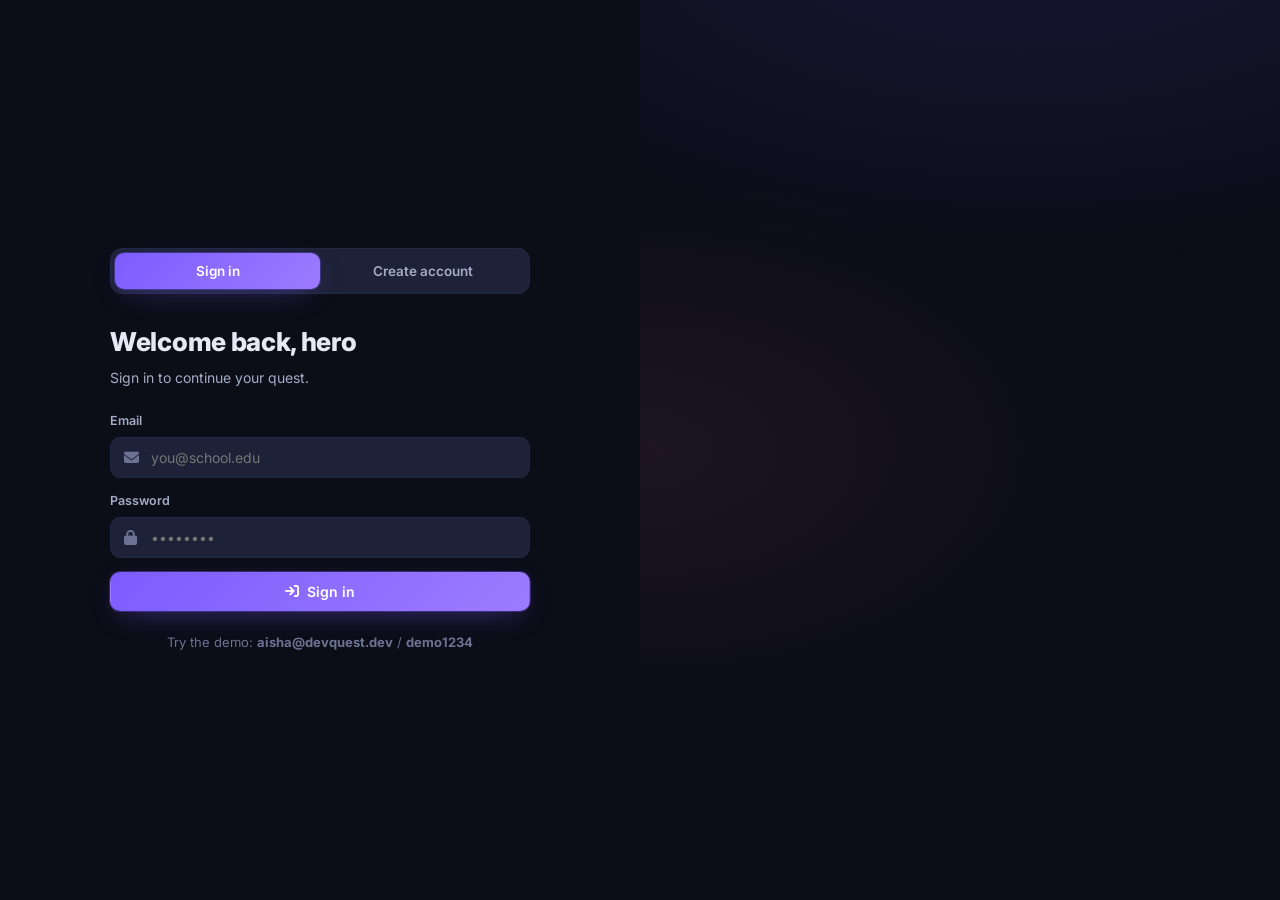
<file: index.html>
<!DOCTYPE html>
<html lang="en" data-theme="dark">
  <head>
    <meta charset="UTF-8" />
    <meta name="viewport" content="width=device-width, initial-scale=1.0" />
    <title>DevQuest — Level up your code</title>
    <link rel="preconnect" href="https://fonts.googleapis.com" />
    <link rel="preconnect" href="https://fonts.gstatic.com" crossorigin />
    <link
      href="https://fonts.googleapis.com/css2?family=Inter:wght@400;500;600;700;800&family=JetBrains+Mono:wght@400;500&display=swap"
      rel="stylesheet"
    />
    <link
      rel="stylesheet"
      href="https://cdnjs.cloudflare.com/ajax/libs/font-awesome/6.5.1/css/all.min.css"
    />
    <link rel="stylesheet" href="css/main.css" />
    <link rel="stylesheet" href="css/auth.css" />
  </head>
  <body>
    <div class="auth-shell">
      
      <!-- RIGHT — form panel -->
      <section class="auth-panel">
        <div class="auth-card">
          <div class="auth-tabs" role="tablist">
            <button class="auth-tab active" data-tab="login" role="tab">
              Sign in
            </button>
            <button class="auth-tab" data-tab="register" role="tab">
              Create account
            </button>
          </div>

          <!-- LOGIN -->
          <form class="auth-form" id="loginForm">
            <h2>Welcome back, hero</h2>
            <p class="sub">Sign in to continue your quest.</p>

            <div class="form-error" id="loginError"></div>

            <div class="field">
              <label for="loginEmail">Email</label>
              <div class="input-group">
                <i class="fa-solid fa-envelope"></i>
                <input
                  type="email"
                  id="loginEmail"
                  class="input"
                  placeholder="you@school.edu"
                  autocomplete="email"
                  
                />
              </div>
            </div>

            <div class="field">
              <label for="loginPassword">Password</label>
              <div class="input-group">
                <i class="fa-solid fa-lock"></i>
                <input
                  type="password"
                  id="loginPassword"
                  class="input"
                  placeholder="••••••••"
                  autocomplete="current-password"
                  
                />
              </div>
            </div>

            <button type="submit" class="btn btn-primary btn-block">
              <i class="fa-solid fa-arrow-right-to-bracket"></i> Sign in
            </button>

            <div class="auth-foot">
              Try the demo: <strong>aisha@devquest.dev</strong> /
              <strong>demo1234</strong>
            </div>
          </form>

          <!-- REGISTER -->
          <form class="auth-form hidden" id="registerForm">
            <h2>Begin your journey</h2>
            <p class="sub">Create an account</p>

            <div class="form-error" id="registerError"></div>

            <div class="field">
              <label for="regName">Display name</label>
              <div class="input-group">
                <i class="fa-solid fa-user"></i>
                <input
                  type="text"
                  id="regName"
                  class="input"
                  placeholder="Ada Lovelace"
                  
                />
              </div>
            </div>

            <div class="field">
              <label for="regEmail">Email</label>
              <div class="input-group">
                <i class="fa-solid fa-envelope"></i>
                <input
                  type="email"
                  id="regEmail"
                  class="input"
                  placeholder="you@school.edu"
                  
                />
              </div>
            </div>

            <div class="field">
              <label for="regPassword">Password</label>
              <div class="input-group">
                <i class="fa-solid fa-lock"></i>
                <input
                  type="password"
                  id="regPassword"
                  class="input"
                  placeholder="At least 6 characters"
                  
                />
              </div>
              <!-- CHALLENGE (Guided): the indicator below is a starter.
                   See scorePassword() in js/auth.js to improve it. -->
              <div class="pw-meter" id="pwMeter">
                <span></span><span></span><span></span><span></span>
              </div>
              <div class="pw-meter-text" id="pwMeterText">
                Type a password to see strength
              </div>
            </div>

            <button type="submit" class="btn btn-primary btn-block">
              <i class="fa-solid fa-rocket"></i> Create account
            </button>

            <div class="auth-foot">
              By signing up you agree to be a kind, helpful citizen of DevQuest.
            </div>
          </form>
        </div>
      </section>
    </div>

    <script src="data/seed.js"></script>
    <script src="js/storage.js"></script>
    <script src="js/ui.js"></script>
    <script src="js/auth.js"></script>
    <script>
      // Bootstrap
      Store.ensureSeeded();
      UI.applyTheme();

      // If already logged in, skip auth
      if (Auth.current()) {
        window.location.href = "pages/dashboard.html";
      }

      const tabs = document.querySelectorAll(".auth-tab");
      const loginForm = document.getElementById("loginForm");
      const registerForm = document.getElementById("registerForm");

      tabs.forEach((t) =>
        t.addEventListener("click", () => {
          tabs.forEach((x) => x.classList.remove("active"));
          t.classList.add("active");
          if (t.dataset.tab === "login") {
            loginForm.classList.remove("hidden");
            registerForm.classList.add("hidden");
          } else {
            loginForm.classList.add("hidden");
            registerForm.classList.remove("hidden");
          }
        })
      );

      // Password strength
      const pw = document.getElementById("regPassword");
      const meter = document.getElementById("pwMeter");
      const meterText = document.getElementById("pwMeterText");
      const labels = ["Too short", "Weak", "Okay", "Good", "Strong"];
      pw.addEventListener("input", () => {
        const score = scorePassword(pw.value);
        meter.className = "pw-meter s" + score;
        meterText.textContent = pw.value
          ? labels[score]
          : "Type a password to see strength";
      });

      // Login submit
      loginForm.addEventListener("submit", (e) => {
        e.preventDefault();
        const err = document.getElementById("loginError");
        err.classList.remove("show");
        try {
          Auth.login({
            email: document.getElementById("loginEmail").value,
            password: document.getElementById("loginPassword").value,
          });
          window.location.href = "pages/dashboard.html";
        } catch (ex) {
          err.textContent = ex.message;
          err.classList.add("show");
        }
      });

      // Register submit
      registerForm.addEventListener("submit", (e) => {
        e.preventDefault();
        const err = document.getElementById("registerError");
        err.classList.remove("show");
        try {
          Auth.register({
            name: document.getElementById("regName").value,
            email: document.getElementById("regEmail").value,
            password: document.getElementById("regPassword").value,
          });
          window.location.href = "pages/dashboard.html";
        } catch (ex) {
          err.textContent = ex.message;
          err.classList.add("show");
        }
      });
    </script>
  </body>
</html>
</file>
<file: css/main.css>
/* ============================================
   DEVQUEST — DESIGN SYSTEM
   Tokens, base resets, layout primitives, and
   shared components (sidebar, topbar, cards,
   buttons, modals, toasts, badges).
   Page-specific styling lives in its own file.
   ============================================ */

/* ---------- DESIGN TOKENS ---------- */
:root {
  /* Brand palette — quest / arcade feel */
  --bg-0: #0b0d17;
  --bg-1: #11142099;
  --bg-2: #161a2b;
  --bg-3: #1d2238;
  --bg-elev: #1a1f33;
  --line: #232842;
  --line-soft: #1c2138;

  --text: #e6e9f5;
  --text-dim: #a4abc7;
  --text-mute: #6c7392;

  --primary: #7c5cff;
  --primary-2: #9d7bff;
  --primary-soft: #7c5cff22;
  --accent: #22d3ee;
  --accent-2: #38bdf8;
  --gold: #fbbf24;
  --xp: #f59e0b;
  --success: #22c55e;
  --danger: #ef4444;
  --pink: #f472b6;

  /* Difficulty */
  --easy: #22c55e;
  --medium: #f59e0b;
  --hard: #ef4444;

  /* Effects */
  --glow-primary: 0 0 0 1px #7c5cff55, 0 8px 30px -12px #7c5cffaa;
  --glow-accent: 0 0 0 1px #22d3ee55, 0 8px 30px -12px #22d3eeaa;
  --shadow-card: 0 10px 30px -18px rgba(0, 0, 0, 0.8);
  --shadow-pop: 0 25px 60px -25px rgba(0, 0, 0, 0.9);

  /* Type */
  --font-sans: "Inter", "Segoe UI", system-ui, -apple-system, sans-serif;
  --font-mono: "JetBrains Mono", "Fira Code", ui-monospace, Menlo, monospace;

  /* Geometry */
  --radius-sm: 8px;
  --radius: 14px;
  --radius-lg: 20px;

  /* Layout */
  --sidebar-w: 248px;
  --topbar-h: 64px;

  /* Motion */
  --ease: cubic-bezier(0.2, 0.8, 0.2, 1);
}

/* Light theme override */
[data-theme="light"] {
  --bg-0: #f5f6fb;
  --bg-1: #ffffffaa;
  --bg-2: #ffffff;
  --bg-3: #f0f2f9;
  --bg-elev: #ffffff;
  --line: #e3e6f1;
  --line-soft: #ecedf6;
  --text: #1a1d2e;
  --text-dim: #4b5168;
  --text-mute: #8a8fa6;
  --shadow-card: 0 10px 30px -20px rgba(40, 44, 80, 0.25);
  --shadow-pop: 0 25px 60px -25px rgba(40, 44, 80, 0.35);
}

/* ---------- RESET ---------- */
*,
*::before,
*::after {
  box-sizing: border-box;
}

html,
body {
  margin: 0;
  padding: 0;
  min-height: 100%;
}

body {
  font-family: var(--font-sans);
  background: var(--bg-0);
  color: var(--text);
  -webkit-font-smoothing: antialiased;
  -moz-osx-font-smoothing: grayscale;
  font-size: 15px;
  line-height: 1.5;
  overflow-x: hidden;
}

/* Cool starfield-ish background */
body::before {
  content: "";
  position: fixed;
  inset: 0;
  pointer-events: none;
  background:
    radial-gradient(1200px 600px at 80% -10%, #7c5cff22, transparent 60%),
    radial-gradient(900px 500px at -10% 110%, #22d3ee1a, transparent 60%),
    radial-gradient(700px 400px at 50% 50%, #f472b614, transparent 70%);
  z-index: 0;
}

[data-theme="light"] body::before {
  background:
    radial-gradient(1200px 600px at 80% -10%, #7c5cff14, transparent 60%),
    radial-gradient(900px 500px at -10% 110%, #22d3ee10, transparent 60%);
}

a {
  color: var(--accent);
  text-decoration: none;
  transition: color 0.2s var(--ease);
}
a:hover {
  color: var(--primary-2);
}

button {
  font-family: inherit;
}

img {
  max-width: 100%;
  display: block;
}

::-webkit-scrollbar {
  width: 10px;
  height: 10px;
}
::-webkit-scrollbar-track {
  background: transparent;
}
::-webkit-scrollbar-thumb {
  background: var(--line);
  border-radius: 6px;
}
::-webkit-scrollbar-thumb:hover {
  background: var(--primary);
}

/* ---------- LAYOUT ---------- */
.app {
  display: grid;
  grid-template-columns: var(--sidebar-w) 1fr;
  min-height: 100vh;
  position: relative;
  z-index: 1;
}

.main {
  min-width: 0;
  display: flex;
  flex-direction: column;
}

.content {
  padding: 28px 36px 60px;
  max-width: 1400px;
  width: 100%;
  margin: 0 auto;
}

/* ---------- SIDEBAR ---------- */
.sidebar {
  background: linear-gradient(180deg, var(--bg-2), var(--bg-0));
  border-right: 1px solid var(--line);
  padding: 22px 16px;
  position: sticky;
  top: 0;
  height: 100vh;
  display: flex;
  flex-direction: column;
  gap: 8px;
}

.brand {
  display: flex;
  align-items: center;
  gap: 12px;
  padding: 6px 10px 18px;
  border-bottom: 1px solid var(--line-soft);
  margin-bottom: 8px;
}

.brand-mark {
  width: 38px;
  height: 38px;
  border-radius: 10px;
  background: linear-gradient(135deg, var(--primary), var(--accent));
  display: grid;
  place-items: center;
  color: #fff;
  font-size: 18px;
  box-shadow: var(--glow-primary);
}

.brand-name {
  font-weight: 800;
  letter-spacing: 0.3px;
  font-size: 18px;
}
.brand-name span {
  color: var(--accent);
}

.nav {
  display: flex;
  flex-direction: column;
  gap: 2px;
  margin-top: 6px;
}

.nav-section {
  font-size: 11px;
  text-transform: uppercase;
  letter-spacing: 1.2px;
  color: var(--text-mute);
  padding: 14px 12px 6px;
}

.nav-link {
  display: flex;
  align-items: center;
  gap: 12px;
  padding: 10px 12px;
  border-radius: 10px;
  color: var(--text-dim);
  font-weight: 500;
  font-size: 14px;
  transition: all 0.2s var(--ease);
  cursor: pointer;
}
.nav-link i {
  width: 18px;
  text-align: center;
}
.nav-link:hover {
  background: var(--bg-3);
  color: var(--text);
}
.nav-link.active {
  background: linear-gradient(90deg, var(--primary-soft), transparent);
  color: var(--text);
  box-shadow: inset 3px 0 0 var(--primary);
}

.sidebar-footer {
  margin-top: auto;
  padding: 12px;
  border-top: 1px solid var(--line-soft);
  display: flex;
  align-items: center;
  gap: 10px;
}

.sidebar-footer .me-avatar {
  width: 36px;
  height: 36px;
  border-radius: 50%;
  display: grid;
  place-items: center;
  color: #fff;
  font-weight: 700;
}

.sidebar-footer .me-name {
  font-weight: 600;
  font-size: 13px;
}
.sidebar-footer .me-rank {
  color: var(--text-mute);
  font-size: 11px;
}

/* ---------- TOPBAR ---------- */
.topbar {
  height: var(--topbar-h);
  display: flex;
  align-items: center;
  gap: 14px;
  padding: 0 36px;
  border-bottom: 1px solid var(--line);
  background: var(--bg-1);
  backdrop-filter: blur(12px);
  position: sticky;
  top: 0;
  z-index: 10;
}

.topbar h1 {
  font-size: 18px;
  font-weight: 700;
  margin: 0;
  flex: 1;
}

.topbar-search {
  position: relative;
  width: 320px;
  max-width: 40%;
}
.topbar-search i {
  position: absolute;
  top: 50%;
  left: 12px;
  transform: translateY(-50%);
  color: var(--text-mute);
}
.topbar-search input {
  width: 100%;
  padding: 9px 12px 9px 34px;
  background: var(--bg-3);
  border: 1px solid var(--line);
  border-radius: 10px;
  color: var(--text);
  font-size: 13px;
}
.topbar-search input:focus {
  outline: none;
  border-color: var(--primary);
  box-shadow: 0 0 0 3px var(--primary-soft);
}

.topbar-actions {
  display: flex;
  align-items: center;
  gap: 10px;
}

.icon-btn {
  width: 36px;
  height: 36px;
  border-radius: 10px;
  background: var(--bg-3);
  border: 1px solid var(--line);
  color: var(--text-dim);
  display: grid;
  place-items: center;
  cursor: pointer;
  transition: all 0.2s var(--ease);
}
.icon-btn:hover {
  color: var(--text);
  border-color: var(--primary);
}

.xp-pill {
  display: inline-flex;
  align-items: center;
  gap: 8px;
  padding: 7px 12px;
  border-radius: 999px;
  background: linear-gradient(135deg, #f59e0b22, #fbbf2422);
  border: 1px solid #f59e0b55;
  color: var(--gold);
  font-weight: 700;
  font-size: 13px;
}

/* ---------- CARDS ---------- */
.card {
  background: var(--bg-2);
  border: 1px solid var(--line);
  border-radius: var(--radius);
  padding: 20px;
  box-shadow: var(--shadow-card);
  transition: transform 0.25s var(--ease), border-color 0.25s var(--ease);
}
.card:hover {
  border-color: var(--line);
}

.card-header {
  display: flex;
  align-items: center;
  justify-content: space-between;
  margin-bottom: 14px;
}
.card-title {
  font-weight: 700;
  font-size: 15px;
}
.card-sub {
  color: var(--text-mute);
  font-size: 12px;
}

/* ---------- BUTTONS ---------- */
.btn {
  display: inline-flex;
  align-items: center;
  justify-content: center;
  gap: 8px;
  padding: 10px 16px;
  border-radius: 10px;
  border: 1px solid transparent;
  font-weight: 600;
  font-size: 14px;
  cursor: pointer;
  transition: transform 0.15s var(--ease), box-shadow 0.2s var(--ease),
    background 0.2s var(--ease);
  text-decoration: none;
  white-space: nowrap;
}
.btn:active {
  transform: translateY(1px);
}

.btn-primary {
  background: linear-gradient(135deg, var(--primary), var(--primary-2));
  color: #fff;
  box-shadow: var(--glow-primary);
}
.btn-primary:hover {
  filter: brightness(1.1);
}

.btn-accent {
  background: linear-gradient(135deg, var(--accent), var(--accent-2));
  color: #04212a;
}

.btn-ghost {
  background: var(--bg-3);
  color: var(--text);
  border-color: var(--line);
}
.btn-ghost:hover {
  border-color: var(--primary);
}

.btn-danger {
  background: var(--danger);
  color: #fff;
}

.btn-block {
  width: 100%;
}

.btn-sm {
  padding: 6px 12px;
  font-size: 12.5px;
}

/* ---------- BADGES ---------- */
.tag {
  display: inline-flex;
  align-items: center;
  gap: 6px;
  padding: 3px 9px;
  border-radius: 999px;
  font-size: 11px;
  font-weight: 700;
  text-transform: uppercase;
  letter-spacing: 0.6px;
  background: var(--bg-3);
  color: var(--text-dim);
  border: 1px solid var(--line);
}

.tag.easy {
  background: #22c55e1a;
  color: var(--easy);
  border-color: #22c55e55;
}
.tag.medium {
  background: #f59e0b1a;
  color: var(--medium);
  border-color: #f59e0b55;
}
.tag.hard {
  background: #ef44441a;
  color: var(--hard);
  border-color: #ef444455;
}
.tag.tier-guided {
  background: #22c55e1a;
  color: var(--easy);
  border-color: #22c55e55;
}
.tag.tier-incomplete {
  background: #f59e0b1a;
  color: var(--medium);
  border-color: #f59e0b55;
}
.tag.tier-stretch {
  background: #ef44441a;
  color: var(--hard);
  border-color: #ef444455;
}

/* ---------- INPUTS ---------- */
.field {
  display: flex;
  flex-direction: column;
  gap: 6px;
  margin-bottom: 14px;
}

.field label {
  font-size: 12.5px;
  font-weight: 600;
  color: var(--text-dim);
}

.input,
.textarea,
.select {
  width: 100%;
  padding: 11px 14px;
  border-radius: 10px;
  border: 1px solid var(--line);
  background: var(--bg-3);
  color: var(--text);
  font-size: 14px;
  font-family: inherit;
  transition: border 0.2s var(--ease), box-shadow 0.2s var(--ease);
}

.input:focus,
.textarea:focus,
.select:focus {
  outline: none;
  border-color: var(--primary);
  box-shadow: 0 0 0 3px var(--primary-soft);
}

.textarea {
  min-height: 90px;
  resize: vertical;
}

.input-group {
  position: relative;
}
.input-group .input {
  padding-left: 40px;
}
.input-group i {
  position: absolute;
  top: 50%;
  left: 14px;
  transform: translateY(-50%);
  color: var(--text-mute);
}

/* ---------- TOAST ---------- */
.toast-wrap {
  position: fixed;
  right: 20px;
  bottom: 20px;
  display: flex;
  flex-direction: column;
  gap: 10px;
  z-index: 9999;
}
.toast {
  min-width: 240px;
  background: var(--bg-2);
  border: 1px solid var(--line);
  color: var(--text);
  padding: 12px 14px;
  border-radius: 10px;
  box-shadow: var(--shadow-pop);
  display: flex;
  align-items: center;
  gap: 10px;
  animation: toastIn 0.3s var(--ease);
}
.toast.success {
  border-left: 4px solid var(--success);
}
.toast.error {
  border-left: 4px solid var(--danger);
}
.toast.info {
  border-left: 4px solid var(--accent);
}

@keyframes toastIn {
  from {
    transform: translateY(20px);
    opacity: 0;
  }
}

/* ---------- MODAL ---------- */
.modal-backdrop {
  position: fixed;
  inset: 0;
  background: rgba(5, 7, 15, 0.7);
  backdrop-filter: blur(6px);
  display: grid;
  place-items: center;
  z-index: 1000;
  animation: fadeIn 0.2s ease-out;
}
.modal {
  background: var(--bg-2);
  border: 1px solid var(--line);
  border-radius: var(--radius-lg);
  width: min(520px, 92vw);
  padding: 28px;
  box-shadow: var(--shadow-pop);
  animation: popIn 0.25s var(--ease);
}
.modal-title {
  font-size: 18px;
  font-weight: 700;
  margin: 0 0 6px;
}
.modal-sub {
  color: var(--text-dim);
  margin: 0 0 18px;
  font-size: 13.5px;
}
.modal-actions {
  display: flex;
  gap: 10px;
  justify-content: flex-end;
  margin-top: 18px;
}
@keyframes fadeIn {
  from {
    opacity: 0;
  }
}
@keyframes popIn {
  from {
    transform: translateY(10px) scale(0.97);
    opacity: 0;
  }
}

/* ---------- PROGRESS BARS ---------- */
.progress {
  height: 8px;
  background: var(--bg-3);
  border-radius: 999px;
  overflow: hidden;
  position: relative;
}
.progress > span {
  display: block;
  height: 100%;
  background: linear-gradient(90deg, var(--primary), var(--accent));
  border-radius: 999px;
  transition: width 0.6s var(--ease);
}

/* ---------- AVATAR ---------- */
.avatar {
  width: 40px;
  height: 40px;
  border-radius: 50%;
  display: grid;
  place-items: center;
  font-weight: 700;
  color: #fff;
  flex-shrink: 0;
  user-select: none;
}
.avatar.lg {
  width: 84px;
  height: 84px;
  font-size: 30px;
}
.avatar.sm {
  width: 28px;
  height: 28px;
  font-size: 12px;
}

/* ---------- UTILS ---------- */
.row {
  display: flex;
  align-items: center;
  gap: 12px;
}
.row.between {
  justify-content: space-between;
}
.col {
  display: flex;
  flex-direction: column;
  gap: 12px;
}
.spacer {
  flex: 1;
}
.muted {
  color: var(--text-mute);
}
.dim {
  color: var(--text-dim);
}
.mt-0 { margin-top: 0; }
.mt-1 { margin-top: 8px; }
.mt-2 { margin-top: 16px; }
.mt-3 { margin-top: 24px; }
.mb-0 { margin-bottom: 0; }
.mb-1 { margin-bottom: 8px; }
.mb-2 { margin-bottom: 16px; }
.mb-3 { margin-bottom: 24px; }
.center { text-align: center; }
.hidden { display: none !important; }

.page-head {
  display: flex;
  align-items: flex-end;
  justify-content: space-between;
  gap: 18px;
  margin-bottom: 24px;
  flex-wrap: wrap;
}
.page-head h2 {
  font-size: 26px;
  margin: 0 0 4px;
  font-weight: 800;
  letter-spacing: -0.3px;
}
.page-head p {
  margin: 0;
  color: var(--text-dim);
  font-size: 14px;
}

/* ---------- RESPONSIVE ---------- */
@media (max-width: 980px) {
  .app {
    grid-template-columns: 1fr;
  }
  .sidebar {
    position: fixed;
    z-index: 100;
    width: var(--sidebar-w);
    transform: translateX(-100%);
    transition: transform 0.3s var(--ease);
  }
  .sidebar.open {
    transform: translateX(0);
  }
  .content {
    padding: 20px;
  }
  .topbar {
    padding: 0 16px;
  }
  .topbar-search {
    display: none;
  }
}

/* ---------- ICON COLORS UTILS ---------- */
.text-primary { color: var(--primary-2); }
.text-accent { color: var(--accent); }
.text-gold { color: var(--gold); }
.text-success { color: var(--success); }
.text-danger { color: var(--danger); }
.text-pink { color: var(--pink); }

/* ---------- TIER LEGEND (used by guided/incomplete/stretch) ---------- */
.tier-pill {
  display: inline-flex;
  align-items: center;
  gap: 6px;
  font-size: 11px;
  font-weight: 700;
  padding: 3px 9px;
  border-radius: 999px;
  letter-spacing: 0.6px;
  text-transform: uppercase;
}
.tier-pill::before {
  content: "";
  width: 7px;
  height: 7px;
  border-radius: 50%;
  background: currentColor;
}
.tier-pill.guided    { color: var(--easy); }
.tier-pill.incomplete{ color: var(--medium); }
.tier-pill.stretch   { color: var(--hard); }
</file>
<file: css/auth.css>
/* ============================================
   AUTH PAGE — login & register
   ============================================ */

.auth-shell {
  min-height: 100vh;
  display: grid;
  grid-template-columns: 1fr 1fr;
  position: relative;
  z-index: 1;
}

.auth-art {
  position: relative;
  background:
    radial-gradient(600px 400px at 20% 30%, #7c5cff44, transparent 60%),
    radial-gradient(500px 400px at 80% 70%, #22d3ee33, transparent 60%),
    linear-gradient(135deg, #0e1124, #1b1438);
  padding: 60px;
  display: flex;
  flex-direction: column;
  justify-content: space-between;
  overflow: hidden;
  border-right: 1px solid var(--line);
}

.auth-art::before {
  content: "";
  position: absolute;
  inset: 0;
  background-image:
    linear-gradient(rgba(255, 255, 255, 0.025) 1px, transparent 1px),
    linear-gradient(90deg, rgba(255, 255, 255, 0.025) 1px, transparent 1px);
  background-size: 32px 32px;
  pointer-events: none;
  mask-image: radial-gradient(ellipse at center, #000 30%, transparent 75%);
}

.auth-brand {
  display: flex;
  align-items: center;
  gap: 14px;
  position: relative;
  z-index: 1;
}
.auth-brand .brand-mark {
  width: 46px;
  height: 46px;
  font-size: 22px;
}
.auth-brand-name {
  font-size: 22px;
  font-weight: 800;
  letter-spacing: 0.3px;
}
.auth-brand-name span {
  color: var(--accent);
}

.auth-hero {
  position: relative;
  z-index: 1;
  max-width: 460px;
}
.auth-hero h1 {
  font-size: 40px;
  font-weight: 800;
  line-height: 1.15;
  letter-spacing: -0.5px;
  margin: 0 0 16px;
  background: linear-gradient(135deg, #fff 30%, var(--accent));
  -webkit-background-clip: text;
  background-clip: text;
  color: transparent;
}
.auth-hero p {
  color: var(--text-dim);
  font-size: 15px;
  line-height: 1.6;
  margin: 0 0 28px;
}

.auth-stats {
  display: grid;
  grid-template-columns: repeat(3, 1fr);
  gap: 14px;
  max-width: 460px;
  position: relative;
  z-index: 1;
}
.auth-stat {
  background: rgba(255, 255, 255, 0.04);
  border: 1px solid rgba(255, 255, 255, 0.08);
  padding: 16px;
  border-radius: var(--radius);
  backdrop-filter: blur(4px);
}
.auth-stat .num {
  font-size: 22px;
  font-weight: 800;
  color: var(--accent);
}
.auth-stat .label {
  font-size: 11.5px;
  color: var(--text-dim);
  text-transform: uppercase;
  letter-spacing: 0.6px;
  margin-top: 2px;
}

.auth-floating {
  position: absolute;
  z-index: 1;
  border-radius: var(--radius);
  padding: 14px;
  background: rgba(20, 24, 45, 0.7);
  border: 1px solid rgba(255, 255, 255, 0.08);
  backdrop-filter: blur(8px);
  box-shadow: var(--shadow-pop);
  font-size: 13px;
  display: flex;
  align-items: center;
  gap: 10px;
  animation: floatY 6s ease-in-out infinite;
}
.auth-floating.f1 {
  top: 80px;
  right: -30px;
  animation-delay: -1s;
}
.auth-floating.f2 {
  bottom: 110px;
  right: 40px;
}
.auth-floating .ico {
  width: 32px;
  height: 32px;
  border-radius: 8px;
  display: grid;
  place-items: center;
  background: linear-gradient(135deg, var(--primary), var(--accent));
  color: #fff;
}
@keyframes floatY {
  0%, 100% { transform: translateY(0); }
  50% { transform: translateY(-10px); }
}

/* ---------- FORM SIDE ---------- */
.auth-panel {
  display: flex;
  align-items: center;
  justify-content: center;
  padding: 60px 40px;
  background: var(--bg-0);
}

.auth-card {
  width: 100%;
  max-width: 420px;
}

.auth-tabs {
  display: grid;
  grid-template-columns: 1fr 1fr;
  background: var(--bg-3);
  border: 1px solid var(--line);
  border-radius: 12px;
  padding: 4px;
  margin-bottom: 28px;
}
.auth-tab {
  background: transparent;
  border: none;
  color: var(--text-dim);
  padding: 10px;
  border-radius: 9px;
  font-weight: 600;
  font-size: 13.5px;
  cursor: pointer;
  transition: all 0.2s var(--ease);
}
.auth-tab.active {
  background: linear-gradient(135deg, var(--primary), var(--primary-2));
  color: #fff;
  box-shadow: var(--glow-primary);
}

.auth-form h2 {
  font-size: 26px;
  margin: 0 0 6px;
  font-weight: 800;
  letter-spacing: -0.3px;
}
.auth-form .sub {
  color: var(--text-dim);
  font-size: 14px;
  margin: 0 0 24px;
}

/* Password strength meter */
.pw-meter {
  display: flex;
  gap: 4px;
  margin-top: 6px;
}
.pw-meter span {
  flex: 1;
  height: 4px;
  background: var(--bg-3);
  border-radius: 999px;
  transition: background 0.3s var(--ease);
}
.pw-meter.s1 span:nth-child(-n+1) { background: var(--danger); }
.pw-meter.s2 span:nth-child(-n+2) { background: #f97316; }
.pw-meter.s3 span:nth-child(-n+3) { background: var(--medium); }
.pw-meter.s4 span:nth-child(-n+4) { background: var(--success); }
.pw-meter-text {
  font-size: 11.5px;
  color: var(--text-mute);
  margin-top: 4px;
}

.form-error {
  background: #ef44441a;
  border: 1px solid #ef444455;
  color: #fca5a5;
  padding: 10px 12px;
  border-radius: 10px;
  font-size: 13px;
  margin-bottom: 14px;
  display: none;
}
.form-error.show {
  display: block;
}

.auth-foot {
  text-align: center;
  margin-top: 22px;
  color: var(--text-mute);
  font-size: 13px;
}

@media (max-width: 880px) {
  .auth-shell {
    grid-template-columns: 1fr;
  }
  .auth-art {
    display: none;
  }
  .auth-panel {
    padding: 40px 20px;
  }
}
</file>
<file: css/challenges.css>
/* ============================================
   CHALLENGES PAGE
   ============================================ */

.challenges-toolbar {
  display: flex;
  align-items: center;
  gap: 10px;
  flex-wrap: wrap;
  margin-bottom: 20px;
  padding: 14px;
  background: var(--bg-2);
  border: 1px solid var(--line);
  border-radius: var(--radius);
}

.filter-group {
  display: flex;
  gap: 6px;
  background: var(--bg-3);
  padding: 4px;
  border-radius: 10px;
  border: 1px solid var(--line);
}
.filter-btn {
  background: transparent;
  border: none;
  color: var(--text-dim);
  padding: 7px 14px;
  border-radius: 7px;
  font-size: 13px;
  font-weight: 600;
  cursor: pointer;
  transition: all 0.2s var(--ease);
}
.filter-btn:hover {
  color: var(--text);
}
.filter-btn.active {
  background: var(--bg-2);
  color: var(--text);
  box-shadow: 0 1px 2px rgba(0, 0, 0, 0.3);
}
.filter-btn.active.easy { color: var(--easy); }
.filter-btn.active.medium { color: var(--medium); }
.filter-btn.active.hard { color: var(--hard); }

.search-wrap {
  position: relative;
  flex: 1;
  min-width: 200px;
}
.search-wrap i {
  position: absolute;
  top: 50%;
  left: 12px;
  transform: translateY(-50%);
  color: var(--text-mute);
}
.search-wrap input {
  width: 100%;
  padding: 9px 12px 9px 34px;
  background: var(--bg-3);
  border: 1px solid var(--line);
  border-radius: 10px;
  color: var(--text);
  font-size: 13px;
}
.search-wrap input:focus {
  outline: none;
  border-color: var(--primary);
  box-shadow: 0 0 0 3px var(--primary-soft);
}

.challenges-grid {
  display: grid;
  grid-template-columns: repeat(auto-fill, minmax(320px, 1fr));
  gap: 16px;
}

.challenge-card {
  background: var(--bg-2);
  border: 1px solid var(--line);
  border-radius: var(--radius);
  padding: 18px;
  cursor: pointer;
  transition: all 0.2s var(--ease);
  display: flex;
  flex-direction: column;
  gap: 12px;
  position: relative;
  overflow: hidden;
}
.challenge-card::before {
  content: "";
  position: absolute;
  inset: 0 0 auto 0;
  height: 3px;
  background: var(--easy);
}
.challenge-card.medium::before { background: var(--medium); }
.challenge-card.hard::before { background: var(--hard); }

.challenge-card:hover {
  transform: translateY(-3px);
  border-color: var(--primary);
  box-shadow: var(--shadow-pop);
}

.challenge-card.completed {
  opacity: 0.7;
}
.challenge-card.completed::after {
  content: "Completed";
  position: absolute;
  top: 12px;
  right: 12px;
  background: var(--success);
  color: #fff;
  padding: 3px 8px;
  border-radius: 999px;
  font-size: 10px;
  font-weight: 700;
  text-transform: uppercase;
  letter-spacing: 0.6px;
}

.challenge-card .topic-line {
  display: flex;
  gap: 8px;
  font-size: 12px;
  align-items: center;
}
.challenge-card h3 {
  margin: 0;
  font-size: 16px;
  font-weight: 700;
  letter-spacing: -0.2px;
}
.challenge-card p {
  margin: 0;
  color: var(--text-dim);
  font-size: 13.5px;
  line-height: 1.5;
}
.challenge-card .foot {
  display: flex;
  align-items: center;
  gap: 12px;
  font-size: 12.5px;
  color: var(--text-mute);
  margin-top: auto;
}
.challenge-card .foot .xp {
  color: var(--gold);
  font-weight: 700;
}

/* Detail / Editor view */
.editor-shell {
  display: grid;
  grid-template-columns: 1fr 1fr;
  gap: 16px;
}

.editor-pane,
.info-pane {
  background: var(--bg-2);
  border: 1px solid var(--line);
  border-radius: var(--radius);
  padding: 20px;
}

.info-pane h3 {
  margin: 0 0 6px;
  font-size: 18px;
  font-weight: 700;
}
.info-pane .description {
  color: var(--text-dim);
  font-size: 14px;
  line-height: 1.6;
  margin-bottom: 18px;
}
.hint-card {
  background: var(--bg-3);
  border-left: 3px solid var(--accent);
  padding: 10px 14px;
  border-radius: 8px;
  margin-bottom: 8px;
  font-size: 13.5px;
  color: var(--text-dim);
}

.editor-toolbar {
  display: flex;
  align-items: center;
  justify-content: space-between;
  margin-bottom: 12px;
  font-size: 12.5px;
  color: var(--text-mute);
}

.code-area {
  font-family: var(--font-mono);
  width: 100%;
  min-height: 320px;
  background: #0e1124;
  border: 1px solid var(--line);
  border-radius: 10px;
  color: #e2e6ff;
  font-size: 13.5px;
  padding: 14px;
  resize: vertical;
  line-height: 1.55;
  tab-size: 2;
}
.code-area:focus {
  outline: none;
  border-color: var(--primary);
  box-shadow: 0 0 0 3px var(--primary-soft);
}

.editor-actions {
  display: flex;
  gap: 10px;
  margin-top: 12px;
  justify-content: flex-end;
}

.back-link {
  display: inline-flex;
  align-items: center;
  gap: 6px;
  font-size: 13px;
  color: var(--text-dim);
  margin-bottom: 14px;
  cursor: pointer;
}
.back-link:hover {
  color: var(--accent);
}

@media (max-width: 900px) {
  .editor-shell {
    grid-template-columns: 1fr;
  }
}
</file>
<file: css/community.css>
/* ============================================
   COMMUNITY / FEED PAGE
   ============================================ */

.feed-shell {
  display: grid;
  grid-template-columns: 1fr 320px;
  gap: 22px;
  align-items: flex-start;
}

.composer {
  background: var(--bg-2);
  border: 1px solid var(--line);
  border-radius: var(--radius);
  padding: 18px;
  margin-bottom: 18px;
}
.composer .row-top {
  display: flex;
  gap: 12px;
  align-items: flex-start;
}
.composer textarea {
  flex: 1;
  background: var(--bg-3);
  border: 1px solid var(--line);
  border-radius: 10px;
  color: var(--text);
  padding: 12px;
  resize: vertical;
  min-height: 60px;
  font-family: inherit;
  font-size: 14px;
}
.composer textarea:focus {
  outline: none;
  border-color: var(--primary);
  box-shadow: 0 0 0 3px var(--primary-soft);
}
.composer .row-bot {
  display: flex;
  align-items: center;
  justify-content: space-between;
  margin-top: 12px;
}
.composer-tip {
  color: var(--text-mute);
  font-size: 12px;
}

.feed-list {
  display: flex;
  flex-direction: column;
  gap: 14px;
}

.post {
  background: var(--bg-2);
  border: 1px solid var(--line);
  border-radius: var(--radius);
  padding: 18px;
  transition: border-color 0.2s var(--ease);
}
.post:hover {
  border-color: var(--line);
}
.post-head {
  display: flex;
  align-items: center;
  gap: 10px;
  margin-bottom: 10px;
}
.post-head .name {
  font-weight: 700;
  font-size: 14px;
}
.post-head .when {
  color: var(--text-mute);
  font-size: 12px;
}
.post-content {
  font-size: 14.5px;
  line-height: 1.6;
  margin: 0 0 10px;
}
.post-tags {
  display: flex;
  gap: 6px;
  flex-wrap: wrap;
  margin-bottom: 8px;
}
.post-tag {
  background: var(--primary-soft);
  color: var(--primary-2);
  padding: 2px 8px;
  border-radius: 999px;
  font-size: 11.5px;
  font-weight: 600;
}

.post-actions {
  display: flex;
  align-items: center;
  gap: 18px;
  font-size: 13px;
  color: var(--text-mute);
  border-top: 1px solid var(--line-soft);
  padding-top: 10px;
  margin-top: 8px;
}
.post-action {
  display: inline-flex;
  align-items: center;
  gap: 6px;
  cursor: pointer;
  background: none;
  border: none;
  color: inherit;
  font-size: inherit;
  font-family: inherit;
  padding: 4px 6px;
  border-radius: 8px;
  transition: all 0.15s var(--ease);
}
.post-action:hover {
  color: var(--text);
  background: var(--bg-3);
}
.post-action.liked {
  color: var(--pink);
}

.replies {
  margin-top: 10px;
  padding-left: 12px;
  border-left: 2px solid var(--line-soft);
  display: flex;
  flex-direction: column;
  gap: 10px;
}
.reply {
  display: flex;
  gap: 10px;
  font-size: 13px;
  color: var(--text-dim);
}
.reply-content {
  background: var(--bg-3);
  border-radius: 10px;
  padding: 8px 12px;
  flex: 1;
}
.reply-content .name {
  font-weight: 700;
  color: var(--text);
  font-size: 12.5px;
}
.reply-content .when {
  color: var(--text-mute);
  font-size: 11.5px;
  margin-left: 6px;
}

.reply-form {
  margin-top: 10px;
  display: flex;
  gap: 8px;
}
.reply-form input {
  flex: 1;
  background: var(--bg-3);
  border: 1px solid var(--line);
  border-radius: 8px;
  padding: 7px 10px;
  color: var(--text);
  font-size: 13px;
}
.reply-form input:focus {
  outline: none;
  border-color: var(--primary);
}

.feed-side .card {
  margin-bottom: 16px;
}

.who-card {
  display: flex;
  align-items: center;
  gap: 10px;
  padding: 6px 0;
}
.who-card .info {
  flex: 1;
  min-width: 0;
}
.who-card .info .name {
  font-weight: 600;
  font-size: 13px;
}
.who-card .info .sub {
  font-size: 11.5px;
  color: var(--text-mute);
}

@media (max-width: 1100px) {
  .feed-shell { grid-template-columns: 1fr; }
}
</file>
<file: css/dashboard.css>
/* ============================================
   DASHBOARD PAGE
   ============================================ */

.welcome {
  background:
    radial-gradient(500px 200px at 100% 0%, #7c5cff33, transparent 70%),
    radial-gradient(500px 220px at 0% 100%, #22d3ee20, transparent 70%),
    linear-gradient(135deg, #1d1948, #0e1124);
  border: 1px solid var(--line);
  border-radius: var(--radius-lg);
  padding: 28px 30px;
  margin-bottom: 24px;
  display: grid;
  grid-template-columns: 1fr auto;
  gap: 24px;
  align-items: center;
  position: relative;
  overflow: hidden;
}

.welcome::before {
  content: "";
  position: absolute;
  inset: 0;
  background-image:
    linear-gradient(rgba(255, 255, 255, 0.025) 1px, transparent 1px),
    linear-gradient(90deg, rgba(255, 255, 255, 0.025) 1px, transparent 1px);
  background-size: 28px 28px;
  mask-image: radial-gradient(ellipse at right, #000 30%, transparent 75%);
  pointer-events: none;
}

.welcome h2 {
  font-size: 28px;
  margin: 0 0 6px;
  font-weight: 800;
  letter-spacing: -0.4px;
  position: relative;
}
.welcome h2 .wave {
  display: inline-block;
  transform-origin: 70% 70%;
  animation: wave 1.6s ease-in-out infinite;
}
@keyframes wave {
  0%, 100% { transform: rotate(0); }
  20% { transform: rotate(14deg); }
  40% { transform: rotate(-10deg); }
  60% { transform: rotate(8deg); }
}
.welcome p {
  margin: 0;
  color: var(--text-dim);
  position: relative;
}

.welcome-cta {
  display: flex;
  flex-direction: column;
  align-items: flex-end;
  gap: 8px;
  position: relative;
}

.level-badge {
  display: inline-flex;
  align-items: center;
  gap: 10px;
  padding: 10px 14px;
  border-radius: 12px;
  background: rgba(255, 255, 255, 0.06);
  border: 1px solid rgba(255, 255, 255, 0.1);
  font-weight: 700;
}
.level-badge .lv {
  color: var(--gold);
  font-size: 22px;
  font-weight: 800;
}

.stats-grid {
  display: grid;
  grid-template-columns: repeat(4, 1fr);
  gap: 16px;
  margin-bottom: 24px;
}

.stat-card {
  background: var(--bg-2);
  border: 1px solid var(--line);
  border-radius: var(--radius);
  padding: 18px;
  display: flex;
  align-items: center;
  gap: 14px;
  transition: transform 0.2s var(--ease), border-color 0.2s var(--ease);
}
.stat-card:hover {
  transform: translateY(-2px);
  border-color: var(--primary);
}
.stat-card .icon {
  width: 44px;
  height: 44px;
  border-radius: 12px;
  display: grid;
  place-items: center;
  font-size: 18px;
  color: #fff;
  flex-shrink: 0;
}
.stat-card.xp .icon    { background: linear-gradient(135deg, #f59e0b, #fbbf24); }
.stat-card.rank .icon  { background: linear-gradient(135deg, #7c5cff, #a78bfa); }
.stat-card.streak .icon{ background: linear-gradient(135deg, #ef4444, #f87171); }
.stat-card.done .icon  { background: linear-gradient(135deg, #22c55e, #34d399); }

.stat-card .num {
  font-size: 22px;
  font-weight: 800;
}
.stat-card .label {
  font-size: 12px;
  color: var(--text-mute);
  text-transform: uppercase;
  letter-spacing: 0.6px;
}

.dashboard-grid {
  display: grid;
  grid-template-columns: 2fr 1fr;
  gap: 20px;
}

.quick-quests {
  display: grid;
  grid-template-columns: 1fr 1fr;
  gap: 14px;
  margin-top: 14px;
}

.quest-card {
  background: var(--bg-3);
  border: 1px solid var(--line);
  border-radius: var(--radius);
  padding: 16px;
  cursor: pointer;
  transition: all 0.2s var(--ease);
  display: flex;
  flex-direction: column;
  gap: 8px;
}
.quest-card:hover {
  border-color: var(--primary);
  transform: translateY(-2px);
}
.quest-card h4 {
  margin: 0;
  font-size: 14.5px;
  font-weight: 700;
}
.quest-card .meta {
  display: flex;
  align-items: center;
  gap: 8px;
  font-size: 12px;
  color: var(--text-mute);
}
.quest-card .topic {
  font-size: 12px;
  color: var(--accent);
}

.activity-feed {
  display: flex;
  flex-direction: column;
  gap: 10px;
  margin-top: 12px;
  max-height: 460px;
  overflow-y: auto;
}
.activity-item {
  display: flex;
  align-items: flex-start;
  gap: 10px;
  padding: 10px;
  border-radius: 10px;
  background: var(--bg-3);
  border: 1px solid var(--line-soft);
}
.activity-item .ico {
  width: 30px;
  height: 30px;
  border-radius: 8px;
  display: grid;
  place-items: center;
  background: var(--primary-soft);
  color: var(--primary-2);
  flex-shrink: 0;
  font-size: 12px;
}
.activity-item .text {
  font-size: 13px;
  flex: 1;
}
.activity-item .when {
  color: var(--text-mute);
  font-size: 11.5px;
  margin-top: 2px;
}

/* Daily quote (extension stretch task) */
.daily-quote {
  background: linear-gradient(135deg, #22d3ee15, #7c5cff15);
  border: 1px solid #22d3ee44;
  border-radius: var(--radius);
  padding: 18px;
  margin-top: 14px;
  position: relative;
}
.daily-quote .icon {
  position: absolute;
  top: -16px;
  left: 18px;
  width: 32px;
  height: 32px;
  border-radius: 8px;
  background: linear-gradient(135deg, var(--accent), var(--primary));
  display: grid;
  place-items: center;
  color: #fff;
  font-size: 13px;
}
.daily-quote .text {
  font-size: 14.5px;
  font-style: italic;
  margin: 4px 0 8px;
  line-height: 1.55;
}
.daily-quote .author {
  font-size: 12px;
  color: var(--text-mute);
}

@media (max-width: 1100px) {
  .stats-grid {
    grid-template-columns: repeat(2, 1fr);
  }
  .dashboard-grid {
    grid-template-columns: 1fr;
  }
  .quick-quests {
    grid-template-columns: 1fr;
  }
  .welcome {
    grid-template-columns: 1fr;
  }
  .welcome-cta {
    align-items: flex-start;
  }
}
</file>
<file: css/leaderboard.css>
/* ============================================
   LEADERBOARD PAGE
   ============================================ */

.podium {
  display: grid;
  grid-template-columns: 1fr 1.2fr 1fr;
  gap: 14px;
  margin-bottom: 28px;
  align-items: end;
}

.podium-card {
  background: var(--bg-2);
  border: 1px solid var(--line);
  border-radius: var(--radius-lg);
  padding: 22px 18px;
  display: flex;
  flex-direction: column;
  align-items: center;
  position: relative;
  text-align: center;
  transition: transform 0.25s var(--ease);
  overflow: hidden;
}
.podium-card::before {
  content: "";
  position: absolute;
  inset: 0 0 auto 0;
  height: 4px;
}
.podium-card.first {
  transform: translateY(-6px);
  background: linear-gradient(180deg, #1d1948, var(--bg-2));
  border-color: #fbbf2466;
}
.podium-card.first::before {
  background: linear-gradient(90deg, #fbbf24, #f59e0b);
  height: 6px;
}
.podium-card.second {
  border-color: #94a3b855;
}
.podium-card.second::before {
  background: #94a3b8;
}
.podium-card.third {
  border-color: #d97706aa;
}
.podium-card.third::before {
  background: #d97706;
}
.podium-card .rank-icon {
  width: 44px;
  height: 44px;
  border-radius: 12px;
  display: grid;
  place-items: center;
  font-size: 18px;
  color: #fff;
  margin-bottom: 12px;
}
.podium-card.first .rank-icon { background: linear-gradient(135deg, #fbbf24, #f59e0b); }
.podium-card.second .rank-icon { background: linear-gradient(135deg, #cbd5e1, #94a3b8); color: #1a1d2e; }
.podium-card.third .rank-icon { background: linear-gradient(135deg, #fdba74, #d97706); }

.podium-card .name {
  font-weight: 800;
  font-size: 16px;
  margin-bottom: 2px;
}
.podium-card .meta {
  color: var(--text-mute);
  font-size: 12px;
  margin-bottom: 12px;
}
.podium-card .xp {
  font-size: 24px;
  font-weight: 800;
  color: var(--gold);
}
.podium-card .xp small {
  font-size: 12px;
  color: var(--text-mute);
  font-weight: 500;
}

.lb-toolbar {
  display: flex;
  align-items: center;
  justify-content: space-between;
  gap: 10px;
  margin-bottom: 14px;
  flex-wrap: wrap;
}

.lb-table {
  background: var(--bg-2);
  border: 1px solid var(--line);
  border-radius: var(--radius);
  overflow: hidden;
}

.lb-row {
  display: grid;
  grid-template-columns: 60px 1fr 110px 110px 110px;
  align-items: center;
  padding: 14px 18px;
  border-bottom: 1px solid var(--line-soft);
  font-size: 14px;
  transition: background 0.2s var(--ease);
}
.lb-row:last-child {
  border-bottom: none;
}
.lb-row.head {
  background: var(--bg-3);
  font-size: 11.5px;
  text-transform: uppercase;
  letter-spacing: 0.6px;
  color: var(--text-mute);
  font-weight: 700;
}
.lb-row:not(.head):hover {
  background: var(--bg-3);
}

.lb-row .rank {
  font-weight: 800;
  color: var(--text-dim);
  font-size: 16px;
}
.lb-row .rank.gold { color: var(--gold); }
.lb-row .rank.silver { color: #cbd5e1; }
.lb-row .rank.bronze { color: #d97706; }

.lb-row .player {
  display: flex;
  align-items: center;
  gap: 12px;
}
.lb-row .player .name { font-weight: 600; }
.lb-row .player .sub { font-size: 12px; color: var(--text-mute); }

.lb-row.me {
  background: linear-gradient(90deg, var(--primary-soft), transparent 70%);
  box-shadow: inset 3px 0 0 var(--primary);
}

.lb-row .xp {
  color: var(--gold);
  font-weight: 700;
}

.streak-pill {
  display: inline-flex;
  align-items: center;
  gap: 5px;
  font-weight: 600;
  color: var(--text-dim);
}
.streak-pill i { color: #f87171; }

@media (max-width: 880px) {
  .podium { grid-template-columns: 1fr; }
  .lb-row {
    grid-template-columns: 50px 1fr auto;
    font-size: 13px;
  }
  .lb-row .col-streak,
  .lb-row .col-done {
    display: none;
  }
}
</file>
<file: css/profile.css>
/* ============================================
   PROFILE PAGE
   ============================================ */

.profile-hero {
  background:
    radial-gradient(500px 250px at 100% 0%, #7c5cff33, transparent 70%),
    radial-gradient(400px 200px at 0% 100%, #22d3ee20, transparent 70%),
    var(--bg-2);
  border: 1px solid var(--line);
  border-radius: var(--radius-lg);
  padding: 30px;
  display: flex;
  align-items: center;
  gap: 24px;
  margin-bottom: 24px;
  flex-wrap: wrap;
}

.profile-hero .avatar.lg {
  width: 100px;
  height: 100px;
  font-size: 36px;
  border: 4px solid var(--bg-2);
  box-shadow: 0 0 0 2px var(--primary);
}

.profile-meta {
  flex: 1;
  min-width: 220px;
}

.profile-meta h2 {
  margin: 0 0 4px;
  font-size: 26px;
  font-weight: 800;
  letter-spacing: -0.3px;
}
.profile-meta .bio {
  color: var(--text-dim);
  margin: 4px 0 12px;
  font-size: 14px;
}
.profile-meta .joined {
  color: var(--text-mute);
  font-size: 12.5px;
}

.profile-actions {
  display: flex;
  gap: 8px;
  flex-wrap: wrap;
}

.profile-grid {
  display: grid;
  grid-template-columns: 1fr 1fr;
  gap: 18px;
}

.level-pane {
  background: var(--bg-2);
  border: 1px solid var(--line);
  border-radius: var(--radius);
  padding: 22px;
}
.level-pane .lv-num {
  font-size: 56px;
  font-weight: 800;
  background: linear-gradient(135deg, var(--gold), var(--xp));
  -webkit-background-clip: text;
  background-clip: text;
  color: transparent;
  line-height: 1;
}
.level-pane .lv-label {
  color: var(--text-mute);
  font-size: 13px;
  margin-bottom: 14px;
}
.level-pane .next-target {
  display: flex;
  justify-content: space-between;
  font-size: 12px;
  color: var(--text-dim);
  margin-bottom: 6px;
}

.badges-grid {
  display: grid;
  grid-template-columns: repeat(auto-fill, minmax(100px, 1fr));
  gap: 10px;
}
.badge {
  background: var(--bg-3);
  border: 1px solid var(--line);
  border-radius: var(--radius);
  padding: 14px 8px;
  text-align: center;
  transition: transform 0.2s var(--ease);
}
.badge:hover {
  transform: translateY(-2px);
  border-color: var(--gold);
}
.badge .icon {
  width: 44px;
  height: 44px;
  border-radius: 12px;
  display: grid;
  place-items: center;
  background: linear-gradient(135deg, var(--gold), var(--xp));
  color: #fff;
  margin: 0 auto 8px;
  font-size: 18px;
}
.badge .name {
  font-size: 11.5px;
  font-weight: 700;
}
.badge.locked {
  opacity: 0.35;
  filter: grayscale(0.8);
}
.badge.locked .icon {
  background: var(--bg-3);
  color: var(--text-mute);
}

/* Heatmap (GitHub-style) */
.heatmap {
  display: grid;
  grid-template-columns: repeat(53, 1fr);
  gap: 3px;
  margin-top: 10px;
}
.heatmap .cell {
  aspect-ratio: 1;
  background: var(--bg-3);
  border-radius: 3px;
}
.heatmap .cell.l1 { background: #22c55e44; }
.heatmap .cell.l2 { background: #22c55e80; }
.heatmap .cell.l3 { background: #22c55ec0; }
.heatmap .cell.l4 { background: #22c55e; }

.heatmap-legend {
  display: flex;
  align-items: center;
  gap: 6px;
  font-size: 11.5px;
  color: var(--text-mute);
  margin-top: 8px;
}
.heatmap-legend .cell {
  width: 10px;
  height: 10px;
  border-radius: 3px;
  background: var(--bg-3);
}

.color-picker {
  display: flex;
  gap: 8px;
  flex-wrap: wrap;
  margin-top: 6px;
}
.color-swatch {
  width: 30px;
  height: 30px;
  border-radius: 50%;
  cursor: pointer;
  border: 2px solid transparent;
  transition: transform 0.15s var(--ease);
}
.color-swatch:hover {
  transform: scale(1.1);
}
.color-swatch.selected {
  border-color: var(--text);
  box-shadow: 0 0 0 2px var(--primary);
}

.socials-row {
  display: flex;
  gap: 10px;
  flex-wrap: wrap;
}
.social-link {
  display: inline-flex;
  align-items: center;
  gap: 6px;
  padding: 6px 12px;
  border-radius: 10px;
  background: var(--bg-3);
  border: 1px solid var(--line);
  font-size: 13px;
  color: var(--text-dim);
}
.social-link:hover {
  border-color: var(--accent);
  color: var(--accent);
}

@media (max-width: 880px) {
  .profile-grid { grid-template-columns: 1fr; }
}
</file>
<file: css/resources.css>
/* ============================================
   RESOURCES PAGE
   ============================================ */

.res-toolbar {
  display: flex;
  align-items: center;
  gap: 10px;
  margin-bottom: 18px;
  flex-wrap: wrap;
}

.topic-chips {
  display: flex;
  gap: 6px;
  flex-wrap: wrap;
  background: var(--bg-3);
  padding: 4px;
  border-radius: 10px;
  border: 1px solid var(--line);
}
.topic-chip {
  background: transparent;
  border: none;
  color: var(--text-dim);
  padding: 6px 12px;
  border-radius: 7px;
  font-size: 12.5px;
  font-weight: 600;
  cursor: pointer;
  transition: all 0.2s var(--ease);
}
.topic-chip:hover { color: var(--text); }
.topic-chip.active {
  background: var(--bg-2);
  color: var(--text);
  box-shadow: 0 1px 2px rgba(0,0,0,0.3);
}

.res-grid {
  display: grid;
  grid-template-columns: repeat(auto-fill, minmax(300px, 1fr));
  gap: 14px;
}

.res-card {
  background: var(--bg-2);
  border: 1px solid var(--line);
  border-radius: var(--radius);
  padding: 18px;
  display: flex;
  flex-direction: column;
  gap: 10px;
  transition: all 0.2s var(--ease);
  position: relative;
}
.res-card:hover {
  border-color: var(--accent);
  transform: translateY(-2px);
}

.res-card .res-topic {
  display: inline-flex;
  align-items: center;
  gap: 6px;
  font-size: 11px;
  text-transform: uppercase;
  letter-spacing: 0.6px;
  color: var(--accent);
  font-weight: 700;
}

.res-card h3 {
  margin: 0;
  font-size: 16px;
  font-weight: 700;
}
.res-card p {
  margin: 0;
  color: var(--text-dim);
  font-size: 13.5px;
  line-height: 1.5;
}

.res-foot {
  display: flex;
  align-items: center;
  justify-content: space-between;
  margin-top: auto;
  padding-top: 8px;
  border-top: 1px solid var(--line-soft);
}

.res-link {
  color: var(--accent);
  font-size: 13px;
  display: inline-flex;
  align-items: center;
  gap: 4px;
}

.bookmark-btn {
  background: none;
  border: none;
  color: var(--text-mute);
  cursor: pointer;
  font-size: 16px;
  transition: color 0.15s var(--ease), transform 0.15s var(--ease);
}
.bookmark-btn:hover {
  color: var(--gold);
}
.bookmark-btn.on {
  color: var(--gold);
}
</file>
<file: css/settings.css>
/* ============================================
   SETTINGS PAGE
   ============================================ */

.settings-shell {
  display: grid;
  grid-template-columns: 220px 1fr;
  gap: 24px;
  align-items: flex-start;
}

.settings-nav {
  background: var(--bg-2);
  border: 1px solid var(--line);
  border-radius: var(--radius);
  padding: 8px;
  position: sticky;
  top: calc(var(--topbar-h) + 16px);
}
.settings-nav-link {
  display: flex;
  align-items: center;
  gap: 10px;
  padding: 10px 12px;
  border-radius: 10px;
  color: var(--text-dim);
  font-size: 13.5px;
  font-weight: 500;
  cursor: pointer;
  transition: all 0.2s var(--ease);
  background: transparent;
  border: none;
  width: 100%;
  text-align: left;
}
.settings-nav-link:hover {
  background: var(--bg-3);
  color: var(--text);
}
.settings-nav-link.active {
  background: linear-gradient(90deg, var(--primary-soft), transparent);
  color: var(--text);
  box-shadow: inset 3px 0 0 var(--primary);
}

.settings-card {
  background: var(--bg-2);
  border: 1px solid var(--line);
  border-radius: var(--radius);
  padding: 26px;
  margin-bottom: 18px;
}

.settings-card h3 {
  margin: 0 0 4px;
  font-size: 18px;
  font-weight: 700;
}
.settings-card .sub {
  margin: 0 0 22px;
  color: var(--text-dim);
  font-size: 13.5px;
}

.row-toggle {
  display: flex;
  align-items: center;
  justify-content: space-between;
  padding: 14px 0;
  border-bottom: 1px solid var(--line-soft);
}
.row-toggle:last-child {
  border-bottom: none;
}
.row-toggle .label {
  font-weight: 600;
  font-size: 14px;
}
.row-toggle .desc {
  color: var(--text-dim);
  font-size: 12.5px;
  margin-top: 2px;
}

/* Switch */
.switch {
  position: relative;
  width: 46px;
  height: 26px;
  background: var(--bg-3);
  border: 1px solid var(--line);
  border-radius: 999px;
  cursor: pointer;
  transition: background 0.2s var(--ease);
  flex-shrink: 0;
}
.switch::after {
  content: "";
  position: absolute;
  top: 2px;
  left: 2px;
  width: 20px;
  height: 20px;
  border-radius: 50%;
  background: var(--text-dim);
  transition: all 0.25s var(--ease);
}
.switch.on {
  background: linear-gradient(135deg, var(--primary), var(--accent));
  border-color: transparent;
}
.switch.on::after {
  background: #fff;
  transform: translateX(20px);
}

.theme-options {
  display: grid;
  grid-template-columns: 1fr 1fr;
  gap: 12px;
}
.theme-option {
  border: 2px solid var(--line);
  border-radius: var(--radius);
  padding: 14px;
  cursor: pointer;
  transition: border-color 0.2s var(--ease);
}
.theme-option.active {
  border-color: var(--primary);
}
.theme-option .preview {
  height: 60px;
  border-radius: 8px;
  margin-bottom: 10px;
}
.theme-option.dark .preview {
  background: linear-gradient(135deg, #11142099, #161a2b);
}
.theme-option.light .preview {
  background: linear-gradient(135deg, #f5f6fb, #e3e6f1);
}
.theme-option .name {
  font-weight: 700;
  font-size: 14px;
}
.theme-option .desc {
  color: var(--text-dim);
  font-size: 12px;
}

.danger-zone {
  border-color: #ef444455;
  background: linear-gradient(180deg, var(--bg-2), #ef44440a);
}
.danger-zone h3 { color: var(--danger); }

@media (max-width: 880px) {
  .settings-shell { grid-template-columns: 1fr; }
  .settings-nav { position: static; }
}
</file>
